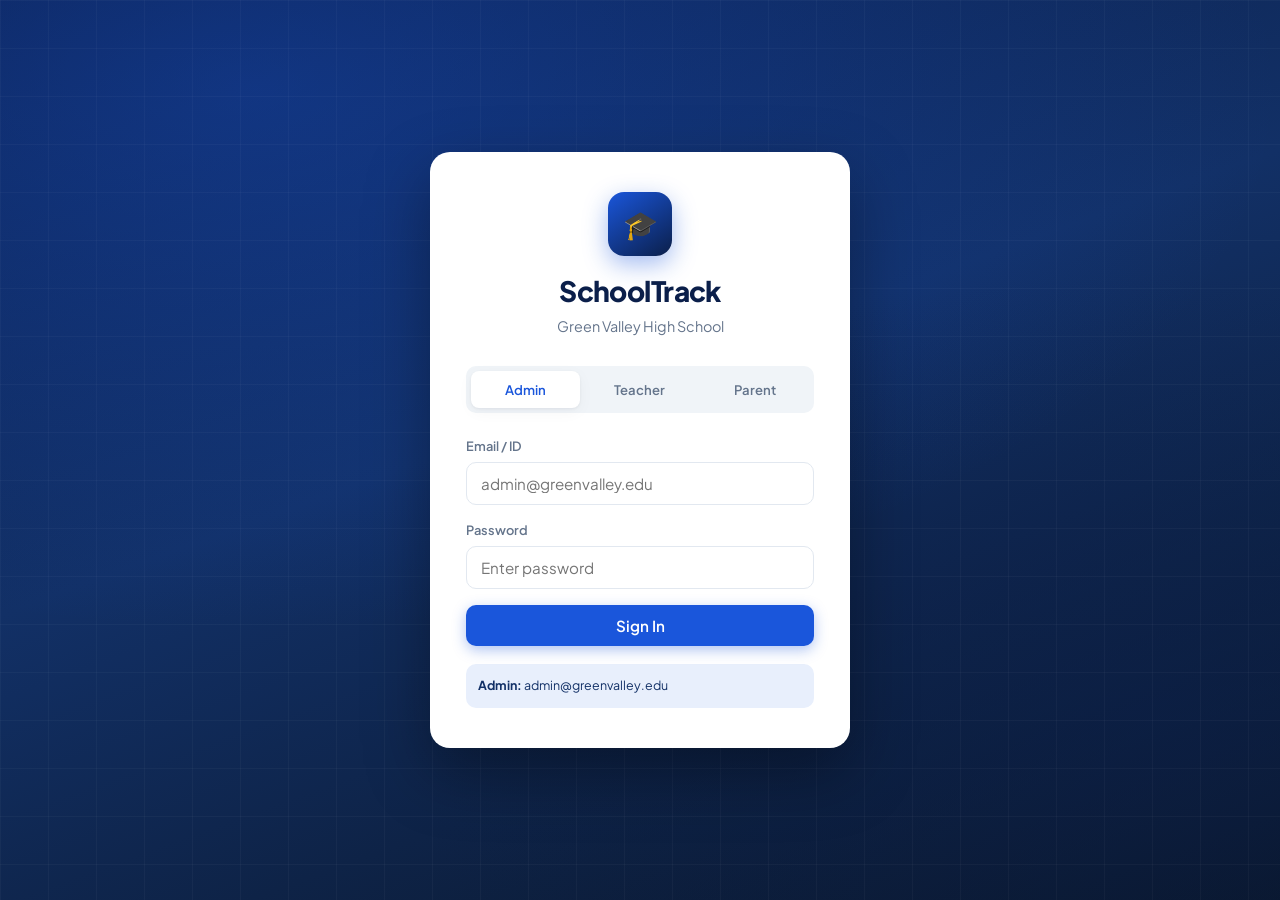
<file: index.html>
<!DOCTYPE html>
<html lang="en">
<head>
  <meta charset="UTF-8" />
  <meta name="viewport" content="width=device-width, initial-scale=1.0" />
  <title>SchoolTrack — Login</title>
  <link rel="stylesheet" href="css/style.css" />
</head>
<body>
  <div class="login-page">
    <div class="login-card">
      <div class="login-brand">
        <div class="login-logo">🎓</div>
        <h1>SchoolTrack</h1>
        <p>Green Valley High School</p>
      </div>

      <div class="login-tabs" role="tablist">
        <button type="button" class="login-tab active" data-role="admin">Admin</button>
        <button type="button" class="login-tab" data-role="teacher">Teacher</button>
        <button type="button" class="login-tab" data-role="parent">Parent</button>
      </div>

      <form id="loginForm">
        <div class="form-group">
          <label for="email">Email / ID</label>
          <input type="text" id="email" placeholder="admin@greenvalley.edu" required autocomplete="username" />
        </div>
        <div class="form-group">
          <label for="password">Password</label>
          <input type="password" id="password" placeholder="Enter password" required autocomplete="current-password" />
        </div>
        <p id="loginError" style="display:none;color:#dc2626;font-size:0.82rem;margin:-6px 0 12px;font-weight:600"></p>
        <button type="submit" class="btn btn-primary btn-block">Sign In</button>
      </form>

      <div class="login-hint" id="loginHint">
        <strong>Admin:</strong> admin@greenvalley.edu
      </div>
    </div>
  </div>

  <script src="js/data.js"></script>
  <script>
    let role = 'admin';
    const hints = {
      admin: '<strong>Admin:</strong> admin@greenvalley.edu',
      teacher: '<strong>Teacher example:</strong> sunita.rao@greenvalley.edu<br />Or: vikram.desai@greenvalley.edu',
      parent: '<strong>Parent example:</strong> rajesh.sharma@email.com<br />Or: meera.patel@email.com',
    };

    document.querySelectorAll('.login-tab').forEach(tab => {
      tab.addEventListener('click', () => {
        document.querySelectorAll('.login-tab').forEach(t => t.classList.remove('active'));
        tab.classList.add('active');
        role = tab.dataset.role;
        document.getElementById('loginHint').innerHTML = hints[role];
        document.getElementById('loginError').style.display = 'none';
        const email = document.getElementById('email');
        if (role === 'admin') email.placeholder = 'admin@greenvalley.edu';
        else if (role === 'teacher') email.placeholder = 'sunita.rao@greenvalley.edu';
        else email.placeholder = 'rajesh.sharma@email.com';
      });
    });

    function showError(msg) {
      const el = document.getElementById('loginError');
      el.textContent = msg;
      el.style.display = 'block';
    }

    document.getElementById('loginForm').addEventListener('submit', (e) => {
      e.preventDefault();
      const email = document.getElementById('email').value.trim();
      const password = document.getElementById('password').value;
      if (!password) {
        showError('Please enter a password.');
        return;
      }

      sessionStorage.clear();
      sessionStorage.setItem('st_role', role);

      if (role === 'admin') {
        const ok = ['admin@greenvalley.edu', 'admin', 'office@greenvalley.edu']
          .includes(email.toLowerCase());
        if (!ok) {
          showError('Admin ID not found. Use admin@greenvalley.edu');
          return;
        }
        sessionStorage.setItem('st_user', email);
        window.location.href = 'admin.html';
        return;
      }

      if (role === 'teacher') {
        const teacher = findTeacherByEmail(email);
        if (!teacher) {
          showError('Teacher not found. Try sunita.rao@greenvalley.edu');
          return;
        }
        sessionStorage.setItem('st_teacher_id', teacher.id);
        sessionStorage.setItem('st_user', teacher.email);
        window.location.href = 'teacher.html';
        return;
      }

      if (role === 'parent') {
        const student = findStudentByEmail(email);
        if (!student) {
          showError('Parent email not found. Try rajesh.sharma@email.com');
          return;
        }
        sessionStorage.setItem('st_student_id', student.id);
        sessionStorage.setItem('st_user', student.email);
        window.location.href = 'parent.html';
      }
    });
  </script>
</body>
</html>
</file>
<file: css/style.css>
/* SchoolTrack — Design System */
@import url('https://fonts.googleapis.com/css2?family=Plus+Jakarta+Sans:wght@400;500;600;700;800&display=swap');

:root {
  --navy: #0b1f4a;
  --navy-mid: #123066;
  --primary: #1a56db;
  --primary-light: #e8effc;
  --success: #16a34a;
  --success-bg: #dcfce7;
  --danger: #dc2626;
  --danger-bg: #fee2e2;
  --warning: #d97706;
  --warning-bg: #fef3c7;
  --info: #0284c7;
  --bg: #f0f4f8;
  --surface: #ffffff;
  --text: #0f172a;
  --text-muted: #64748b;
  --border: #e2e8f0;
  --shadow: 0 1px 3px rgba(15, 23, 42, 0.06), 0 4px 16px rgba(15, 23, 42, 0.04);
  --shadow-md: 0 4px 20px rgba(15, 23, 42, 0.08);
  --radius: 12px;
  --sidebar-w: 260px;
  --font: 'Plus Jakarta Sans', system-ui, sans-serif;
}

*, *::before, *::after { box-sizing: border-box; margin: 0; padding: 0; }

html { scroll-behavior: smooth; }

body {
  font-family: var(--font);
  background: var(--bg);
  color: var(--text);
  line-height: 1.5;
  min-height: 100vh;
}

a { color: inherit; text-decoration: none; }
button, input, select, textarea { font-family: inherit; }
img { max-width: 100%; display: block; }
ul { list-style: none; }

/* ========== LOGIN ========== */
.login-page {
  min-height: 100vh;
  display: grid;
  place-items: center;
  background:
    radial-gradient(ellipse 80% 60% at 20% 10%, rgba(26, 86, 219, 0.35), transparent),
    radial-gradient(ellipse 60% 50% at 90% 80%, rgba(11, 31, 74, 0.5), transparent),
    linear-gradient(160deg, #0b1f4a 0%, #123066 45%, #0a1628 100%);
  padding: 24px;
  position: relative;
  overflow: hidden;
}

.login-page::before {
  content: '';
  position: absolute;
  inset: 0;
  background-image:
    linear-gradient(rgba(255,255,255,0.03) 1px, transparent 1px),
    linear-gradient(90deg, rgba(255,255,255,0.03) 1px, transparent 1px);
  background-size: 48px 48px;
  pointer-events: none;
}

.login-card {
  width: min(420px, 100%);
  background: var(--surface);
  border-radius: 20px;
  padding: 40px 36px;
  box-shadow: 0 24px 64px rgba(0, 0, 0, 0.35);
  position: relative;
  z-index: 1;
  animation: fadeUp 0.5s ease;
}

@keyframes fadeUp {
  from { opacity: 0; transform: translateY(16px); }
  to { opacity: 1; transform: translateY(0); }
}

.login-brand {
  text-align: center;
  margin-bottom: 28px;
}

.login-logo {
  width: 64px;
  height: 64px;
  margin: 0 auto 14px;
  background: linear-gradient(145deg, var(--primary), var(--navy));
  border-radius: 16px;
  display: grid;
  place-items: center;
  color: #fff;
  font-size: 28px;
  box-shadow: 0 8px 24px rgba(26, 86, 219, 0.4);
}

.login-brand h1 {
  font-size: 1.75rem;
  font-weight: 800;
  color: var(--navy);
  letter-spacing: -0.02em;
}

.login-brand p {
  color: var(--text-muted);
  font-size: 0.9rem;
  margin-top: 4px;
}

.login-tabs {
  display: grid;
  grid-template-columns: 1fr 1fr 1fr;
  gap: 6px;
  background: var(--bg);
  padding: 5px;
  border-radius: 10px;
  margin-bottom: 24px;
}

.login-tab {
  border: none;
  background: transparent;
  padding: 10px 8px;
  border-radius: 8px;
  font-weight: 600;
  font-size: 0.82rem;
  color: var(--text-muted);
  cursor: pointer;
  transition: 0.2s;
}

.login-tab.active {
  background: var(--surface);
  color: var(--primary);
  box-shadow: var(--shadow);
}

.form-group { margin-bottom: 16px; }

.form-group label {
  display: block;
  font-size: 0.8rem;
  font-weight: 600;
  color: var(--text-muted);
  margin-bottom: 6px;
}

.form-group input,
.form-group select,
.form-control {
  width: 100%;
  padding: 11px 14px;
  border: 1.5px solid var(--border);
  border-radius: 10px;
  font-size: 0.95rem;
  background: #fff;
  color: var(--text);
  transition: border-color 0.2s, box-shadow 0.2s;
}

.form-group input:focus,
.form-group select:focus,
.form-control:focus {
  outline: none;
  border-color: var(--primary);
  box-shadow: 0 0 0 3px rgba(26, 86, 219, 0.15);
}

.btn {
  display: inline-flex;
  align-items: center;
  justify-content: center;
  gap: 8px;
  padding: 11px 20px;
  border: none;
  border-radius: 10px;
  font-weight: 600;
  font-size: 0.95rem;
  cursor: pointer;
  transition: transform 0.15s, box-shadow 0.2s, background 0.2s;
}

.btn:active { transform: scale(0.98); }

.btn-primary {
  background: var(--primary);
  color: #fff;
  box-shadow: 0 4px 14px rgba(26, 86, 219, 0.35);
}

.btn-primary:hover { background: #1648c0; }

.btn-success { background: var(--success); color: #fff; }
.btn-outline {
  background: transparent;
  border: 1.5px solid var(--border);
  color: var(--text);
}
.btn-outline:hover { border-color: var(--primary); color: var(--primary); }
.btn-sm { padding: 7px 12px; font-size: 0.82rem; }
.btn-block { width: 100%; }

.login-hint {
  margin-top: 18px;
  padding: 12px;
  background: var(--primary-light);
  border-radius: 10px;
  font-size: 0.78rem;
  color: var(--navy-mid);
  line-height: 1.55;
}

/* ========== ADMIN LAYOUT ========== */
.app-shell {
  display: flex;
  min-height: 100vh;
}

.sidebar {
  width: var(--sidebar-w);
  background: linear-gradient(180deg, var(--navy) 0%, #081633 100%);
  color: #cbd5e1;
  display: flex;
  flex-direction: column;
  position: fixed;
  inset: 0 auto 0 0;
  z-index: 100;
  transition: transform 0.3s ease;
}

.sidebar-brand {
  padding: 24px 22px;
  display: flex;
  align-items: center;
  gap: 12px;
  border-bottom: 1px solid rgba(255,255,255,0.08);
}

.sidebar-brand .logo-mark {
  width: 40px;
  height: 40px;
  background: var(--primary);
  border-radius: 10px;
  display: grid;
  place-items: center;
  color: #fff;
  font-size: 18px;
  flex-shrink: 0;
}

.sidebar-brand .brand-text strong {
  display: block;
  color: #fff;
  font-size: 1.05rem;
  font-weight: 700;
}

.sidebar-brand .brand-text span {
  font-size: 0.72rem;
  color: #94a3b8;
}

.sidebar-nav {
  flex: 1;
  padding: 16px 12px;
  overflow-y: auto;
}

.nav-item {
  display: flex;
  align-items: center;
  gap: 12px;
  padding: 11px 14px;
  border-radius: 10px;
  color: #94a3b8;
  font-weight: 500;
  font-size: 0.9rem;
  cursor: pointer;
  border: none;
  background: transparent;
  width: 100%;
  text-align: left;
  transition: 0.2s;
  margin-bottom: 2px;
}

.nav-item svg {
  width: 20px;
  height: 20px;
  flex-shrink: 0;
  opacity: 0.75;
}

.nav-item:hover {
  background: rgba(255,255,255,0.06);
  color: #e2e8f0;
}

.nav-item.active {
  background: var(--primary);
  color: #fff;
  box-shadow: 0 4px 12px rgba(26, 86, 219, 0.4);
}

.nav-item.active svg { opacity: 1; }

.sidebar-footer {
  padding: 16px;
  border-top: 1px solid rgba(255,255,255,0.08);
}

.main-wrap {
  flex: 1;
  margin-left: var(--sidebar-w);
  min-width: 0;
}

.topbar {
  background: var(--surface);
  border-bottom: 1px solid var(--border);
  padding: 14px 28px;
  display: flex;
  align-items: center;
  justify-content: space-between;
  position: sticky;
  top: 0;
  z-index: 50;
}

.topbar-left {
  display: flex;
  align-items: center;
  gap: 14px;
}

.menu-toggle {
  display: none;
  border: none;
  background: var(--bg);
  width: 40px;
  height: 40px;
  border-radius: 10px;
  cursor: pointer;
  font-size: 1.2rem;
}

.school-name {
  font-weight: 700;
  font-size: 1.05rem;
  color: var(--navy);
}

.school-name small {
  display: block;
  font-weight: 500;
  font-size: 0.75rem;
  color: var(--text-muted);
}

.topbar-right {
  display: flex;
  align-items: center;
  gap: 16px;
}

.search-box {
  display: flex;
  align-items: center;
  gap: 8px;
  background: var(--bg);
  padding: 8px 14px;
  border-radius: 10px;
  border: 1px solid transparent;
}

.search-box:focus-within {
  border-color: var(--primary);
  background: #fff;
}

.search-box input {
  border: none;
  background: transparent;
  outline: none;
  font-size: 0.88rem;
  width: 180px;
}

.user-chip {
  display: flex;
  align-items: center;
  gap: 10px;
  cursor: pointer;
}

.avatar {
  width: 38px;
  height: 38px;
  border-radius: 50%;
  background: linear-gradient(145deg, var(--primary), var(--navy));
  color: #fff;
  display: grid;
  place-items: center;
  font-weight: 700;
  font-size: 0.85rem;
}

.user-chip .meta { line-height: 1.25; }
.user-chip .meta strong { font-size: 0.85rem; display: block; }
.user-chip .meta span { font-size: 0.72rem; color: var(--text-muted); }

.content {
  padding: 24px 28px 40px;
}

.page-header {
  display: flex;
  align-items: flex-start;
  justify-content: space-between;
  gap: 16px;
  margin-bottom: 22px;
  flex-wrap: wrap;
}

.page-header h1 {
  font-size: 1.45rem;
  font-weight: 800;
  color: var(--navy);
  letter-spacing: -0.02em;
}

.page-header p {
  color: var(--text-muted);
  font-size: 0.9rem;
  margin-top: 2px;
}

.view { display: none; animation: fadeView 0.3s ease; }
.view.active { display: block; }

@keyframes fadeView {
  from { opacity: 0; transform: translateY(6px); }
  to { opacity: 1; transform: translateY(0); }
}

/* Stats */
.stats-grid {
  display: grid;
  grid-template-columns: repeat(4, 1fr);
  gap: 16px;
  margin-bottom: 20px;
}

.stat-card {
  background: var(--surface);
  border-radius: var(--radius);
  padding: 20px;
  box-shadow: var(--shadow);
  display: flex;
  align-items: flex-start;
  justify-content: space-between;
  transition: transform 0.2s, box-shadow 0.2s;
}

.stat-card:hover {
  transform: translateY(-2px);
  box-shadow: var(--shadow-md);
}

.stat-card .label {
  font-size: 0.8rem;
  color: var(--text-muted);
  font-weight: 500;
}

.stat-card .value {
  font-size: 1.65rem;
  font-weight: 800;
  color: var(--navy);
  margin-top: 4px;
  letter-spacing: -0.02em;
}

.stat-card .sub {
  font-size: 0.75rem;
  margin-top: 4px;
  font-weight: 600;
}

.stat-card .sub.up { color: var(--success); }
.stat-card .sub.down { color: var(--danger); }
.stat-card .sub.muted { color: var(--text-muted); }

.stat-icon {
  width: 44px;
  height: 44px;
  border-radius: 12px;
  display: grid;
  place-items: center;
  font-size: 1.2rem;
}

.stat-icon.blue { background: var(--primary-light); }
.stat-icon.green { background: var(--success-bg); }
.stat-icon.orange { background: var(--warning-bg); }
.stat-icon.red { background: var(--danger-bg); }

/* Panels / Cards */
.panel {
  background: var(--surface);
  border-radius: var(--radius);
  box-shadow: var(--shadow);
  padding: 20px;
}

.panel-title {
  font-size: 0.95rem;
  font-weight: 700;
  color: var(--navy);
  margin-bottom: 16px;
  display: flex;
  align-items: center;
  justify-content: space-between;
}

.grid-2 {
  display: grid;
  grid-template-columns: 1fr 1.4fr;
  gap: 16px;
  margin-bottom: 16px;
}

.grid-3 {
  display: grid;
  grid-template-columns: 1fr 1fr 1fr;
  gap: 16px;
  margin-bottom: 16px;
}

.chart-wrap {
  position: relative;
  height: 220px;
}

.chart-wrap.tall { height: 280px; }

.chart-center-label {
  position: absolute;
  top: 50%;
  left: 50%;
  transform: translate(-50%, -58%);
  text-align: center;
  pointer-events: none;
}

.chart-center-label strong {
  display: block;
  font-size: 1.6rem;
  font-weight: 800;
  color: var(--navy);
  line-height: 1.1;
}

.chart-center-label span {
  font-size: 0.75rem;
  color: var(--text-muted);
}

.legend {
  display: flex;
  flex-wrap: wrap;
  gap: 14px;
  margin-top: 12px;
  justify-content: center;
}

.legend-item {
  display: flex;
  align-items: center;
  gap: 6px;
  font-size: 0.78rem;
  color: var(--text-muted);
}

.legend-dot {
  width: 8px;
  height: 8px;
  border-radius: 50%;
}

.fee-figures {
  display: flex;
  justify-content: space-around;
  margin-top: 12px;
  text-align: center;
}

.fee-figures div strong {
  display: block;
  font-size: 0.95rem;
  color: var(--navy);
}

.fee-figures div span {
  font-size: 0.72rem;
  color: var(--text-muted);
}

/* Lists */
.notice-list li,
.activity-list li {
  padding: 12px 0;
  border-bottom: 1px solid var(--border);
  display: flex;
  gap: 12px;
  align-items: flex-start;
}

.notice-list li:last-child,
.activity-list li:last-child { border-bottom: none; }

.notice-icon {
  width: 36px;
  height: 36px;
  border-radius: 10px;
  background: var(--primary-light);
  display: grid;
  place-items: center;
  flex-shrink: 0;
  font-size: 0.95rem;
}

.notice-list .title { font-weight: 600; font-size: 0.88rem; }
.notice-list .meta,
.activity-list .meta {
  font-size: 0.75rem;
  color: var(--text-muted);
  margin-top: 2px;
}

.activity-dot {
  width: 8px;
  height: 8px;
  border-radius: 50%;
  margin-top: 6px;
  flex-shrink: 0;
  background: var(--primary);
}

.activity-list .text { font-size: 0.85rem; }

/* Bus map */
.bus-map {
  height: 180px;
  border-radius: 10px;
  background:
    linear-gradient(135deg, #dbeafe 0%, #e0f2fe 40%, #f0fdf4 100%);
  position: relative;
  overflow: hidden;
  border: 1px solid var(--border);
}

.bus-map::before {
  content: '';
  position: absolute;
  inset: 0;
  background-image:
    linear-gradient(rgba(26,86,219,0.08) 1px, transparent 1px),
    linear-gradient(90deg, rgba(26,86,219,0.08) 1px, transparent 1px);
  background-size: 28px 28px;
}

.bus-route {
  position: absolute;
  top: 55%;
  left: 8%;
  right: 8%;
  height: 4px;
  background: var(--primary);
  border-radius: 4px;
  opacity: 0.5;
}

.bus-pin {
  position: absolute;
  top: 42%;
  left: 58%;
  transform: translate(-50%, -50%);
  width: 36px;
  height: 36px;
  background: var(--primary);
  color: #fff;
  border-radius: 50%;
  display: grid;
  place-items: center;
  font-size: 16px;
  box-shadow: 0 4px 12px rgba(26, 86, 219, 0.45);
  animation: pulseBus 2s ease infinite;
  z-index: 2;
}

@keyframes pulseBus {
  0%, 100% { box-shadow: 0 0 0 0 rgba(26, 86, 219, 0.45); }
  50% { box-shadow: 0 0 0 10px rgba(26, 86, 219, 0); }
}

.bus-info {
  margin-top: 12px;
  display: flex;
  justify-content: space-between;
  align-items: center;
  font-size: 0.85rem;
}

.bus-info strong { color: var(--navy); }
.tag {
  display: inline-flex;
  align-items: center;
  padding: 3px 10px;
  border-radius: 999px;
  font-size: 0.72rem;
  font-weight: 600;
}

.tag-green { background: var(--success-bg); color: var(--success); }
.tag-red { background: var(--danger-bg); color: var(--danger); }
.tag-yellow { background: var(--warning-bg); color: var(--warning); }
.tag-blue { background: var(--primary-light); color: var(--primary); }
.tag-gray { background: #f1f5f9; color: var(--text-muted); }

/* Tables */
.table-wrap { overflow-x: auto; }

table {
  width: 100%;
  border-collapse: collapse;
  font-size: 0.88rem;
}

thead th {
  text-align: left;
  padding: 12px 14px;
  background: #f8fafc;
  color: var(--text-muted);
  font-weight: 600;
  font-size: 0.75rem;
  text-transform: uppercase;
  letter-spacing: 0.04em;
  border-bottom: 1px solid var(--border);
}

tbody td {
  padding: 13px 14px;
  border-bottom: 1px solid var(--border);
  vertical-align: middle;
}

tbody tr:hover { background: #f8fafc; }
tbody tr:last-child td { border-bottom: none; }

.student-cell {
  display: flex;
  align-items: center;
  gap: 10px;
}

.student-cell .avatar { width: 34px; height: 34px; font-size: 0.75rem; }

.toolbar {
  display: flex;
  gap: 10px;
  flex-wrap: wrap;
  margin-bottom: 16px;
  align-items: center;
}

.toolbar .form-control { width: auto; min-width: 140px; padding: 9px 12px; }
.toolbar .spacer { flex: 1; }

/* Progress bars */
.progress {
  height: 8px;
  background: #e2e8f0;
  border-radius: 999px;
  overflow: hidden;
}

.progress-bar {
  height: 100%;
  border-radius: 999px;
  background: var(--primary);
  transition: width 0.6s ease;
}

.progress-bar.green { background: var(--success); }
.progress-bar.orange { background: var(--warning); }

.marks-row {
  display: flex;
  align-items: center;
  gap: 12px;
  padding: 10px 0;
  border-bottom: 1px solid var(--border);
}

.marks-row:last-child { border-bottom: none; }
.marks-row .subject { width: 100px; font-weight: 600; font-size: 0.88rem; }
.marks-row .bar-wrap { flex: 1; }
.marks-row .score { width: 56px; text-align: right; font-weight: 700; font-size: 0.88rem; }

/* Attendance calendar */
.cal-grid {
  display: grid;
  grid-template-columns: repeat(7, 1fr);
  gap: 6px;
}

.cal-head {
  text-align: center;
  font-size: 0.72rem;
  font-weight: 700;
  color: var(--text-muted);
  padding: 6px;
}

.cal-day {
  aspect-ratio: 1;
  border-radius: 10px;
  display: flex;
  flex-direction: column;
  align-items: center;
  justify-content: center;
  font-size: 0.8rem;
  font-weight: 600;
  background: #f8fafc;
  border: 1px solid transparent;
  position: relative;
}

.cal-day.empty { background: transparent; }
.cal-day.present { background: var(--success-bg); color: var(--success); border-color: #bbf7d0; }
.cal-day.absent { background: var(--danger-bg); color: var(--danger); border-color: #fecaca; }
.cal-day.holiday { background: #f1f5f9; color: var(--text-muted); }
.cal-day.today { outline: 2px solid var(--primary); }

/* Parent / Teacher mobile-style portals */
.portal-body {
  min-height: 100vh;
  background: var(--bg);
  padding-bottom: 80px;
}

.portal-header {
  background: linear-gradient(135deg, var(--navy) 0%, var(--primary) 100%);
  color: #fff;
  padding: 28px 22px 36px;
  position: relative;
  overflow: hidden;
}

.portal-header::after {
  content: '';
  position: absolute;
  width: 200px;
  height: 200px;
  border-radius: 50%;
  background: rgba(255,255,255,0.08);
  top: -60px;
  right: -40px;
}

.portal-header .row {
  display: flex;
  justify-content: space-between;
  align-items: flex-start;
  position: relative;
  z-index: 1;
}

.portal-header h1 {
  font-size: 1.35rem;
  font-weight: 800;
}

.portal-header p { opacity: 0.85; font-size: 0.88rem; margin-top: 4px; }

.portal-container {
  max-width: 480px;
  margin: 0 auto;
  padding: 0 16px;
}

.profile-card {
  background: var(--surface);
  border-radius: var(--radius);
  box-shadow: var(--shadow-md);
  padding: 18px;
  margin-top: -24px;
  position: relative;
  z-index: 2;
  display: flex;
  gap: 14px;
  align-items: center;
}

.profile-card .avatar { width: 56px; height: 56px; font-size: 1.1rem; }

.quick-grid {
  display: grid;
  grid-template-columns: 1fr 1fr;
  gap: 12px;
  margin: 18px 0;
}

.quick-card {
  background: var(--surface);
  border-radius: var(--radius);
  padding: 18px 16px;
  box-shadow: var(--shadow);
  cursor: pointer;
  transition: transform 0.2s, box-shadow 0.2s;
  border: none;
  text-align: left;
  width: 100%;
  color: inherit;
}

.quick-card:hover {
  transform: translateY(-2px);
  box-shadow: var(--shadow-md);
}

.quick-card .q-icon {
  width: 40px;
  height: 40px;
  border-radius: 10px;
  display: grid;
  place-items: center;
  font-size: 1.1rem;
  margin-bottom: 12px;
}

.quick-card strong {
  display: block;
  font-size: 0.9rem;
  color: var(--navy);
}

.quick-card span {
  font-size: 0.78rem;
  color: var(--text-muted);
  margin-top: 2px;
  display: block;
}

.bottom-nav {
  position: fixed;
  bottom: 0;
  left: 0;
  right: 0;
  background: var(--surface);
  border-top: 1px solid var(--border);
  display: flex;
  justify-content: space-around;
  padding: 8px 8px calc(8px + env(safe-area-inset-bottom));
  z-index: 100;
  max-width: 480px;
  margin: 0 auto;
  left: 50%;
  transform: translateX(-50%);
  width: 100%;
  box-shadow: 0 -4px 20px rgba(15, 23, 42, 0.06);
}

.bottom-nav button {
  border: none;
  background: transparent;
  display: flex;
  flex-direction: column;
  align-items: center;
  gap: 2px;
  font-size: 0.68rem;
  font-weight: 600;
  color: var(--text-muted);
  cursor: pointer;
  padding: 6px 10px;
  border-radius: 8px;
}

.bottom-nav button.active { color: var(--primary); }
.bottom-nav button span.icon { font-size: 1.2rem; }

.portal-section { display: none; padding: 18px 0; }
.portal-section.active { display: block; animation: fadeView 0.3s ease; }

.section-title {
  font-size: 1.15rem;
  font-weight: 800;
  color: var(--navy);
  margin-bottom: 14px;
}

.att-list-item {
  display: flex;
  justify-content: space-between;
  align-items: center;
  padding: 12px 0;
  border-bottom: 1px solid var(--border);
  font-size: 0.9rem;
}

.fee-total-box {
  background: linear-gradient(135deg, var(--navy), var(--primary));
  color: #fff;
  border-radius: var(--radius);
  padding: 24px;
  text-align: center;
  margin-bottom: 16px;
}

.fee-total-box .amount {
  font-size: 2rem;
  font-weight: 800;
  margin: 6px 0 14px;
}

.tabs {
  display: flex;
  gap: 6px;
  background: var(--bg);
  padding: 4px;
  border-radius: 10px;
  margin-bottom: 16px;
}

.tabs button {
  flex: 1;
  border: none;
  background: transparent;
  padding: 9px;
  border-radius: 8px;
  font-weight: 600;
  font-size: 0.85rem;
  color: var(--text-muted);
  cursor: pointer;
}

.tabs button.active {
  background: #fff;
  color: var(--primary);
  box-shadow: var(--shadow);
}

.check-row {
  display: flex;
  align-items: center;
  justify-content: space-between;
  padding: 12px 0;
  border-bottom: 1px solid var(--border);
}

.check-row .left {
  display: flex;
  align-items: center;
  gap: 10px;
}

.att-toggle {
  display: flex;
  gap: 6px;
}

.att-toggle button {
  border: 1.5px solid var(--border);
  background: #fff;
  padding: 5px 12px;
  border-radius: 8px;
  font-size: 0.75rem;
  font-weight: 600;
  cursor: pointer;
  color: var(--text-muted);
}

.att-toggle button.on-present {
  background: var(--success-bg);
  border-color: #86efac;
  color: var(--success);
}

.att-toggle button.on-absent {
  background: var(--danger-bg);
  border-color: #fca5a5;
  color: var(--danger);
}

.marks-input {
  width: 64px;
  padding: 7px 8px;
  border: 1.5px solid var(--border);
  border-radius: 8px;
  text-align: center;
  font-weight: 600;
}

.overlay {
  display: none;
  position: fixed;
  inset: 0;
  background: rgba(15, 23, 42, 0.4);
  z-index: 90;
}

.overlay.show { display: block; }

.sidebar-open .sidebar { transform: translateX(0); }

.empty-state {
  text-align: center;
  padding: 40px 20px;
  color: var(--text-muted);
}

.modal-backdrop {
  display: none;
  position: fixed;
  inset: 0;
  background: rgba(15, 23, 42, 0.45);
  z-index: 200;
  place-items: center;
  padding: 20px;
}

.modal-backdrop.show { display: grid; }

.modal {
  background: #fff;
  border-radius: 16px;
  padding: 24px;
  width: min(480px, 100%);
  max-height: 90vh;
  overflow-y: auto;
  animation: fadeUp 0.25s ease;
}

.modal h2 {
  font-size: 1.15rem;
  margin-bottom: 16px;
  color: var(--navy);
}

.modal-actions {
  display: flex;
  gap: 10px;
  justify-content: flex-end;
  margin-top: 20px;
}

.toast {
  position: fixed;
  bottom: 24px;
  right: 24px;
  background: var(--navy);
  color: #fff;
  padding: 12px 20px;
  border-radius: 10px;
  font-size: 0.88rem;
  font-weight: 500;
  box-shadow: var(--shadow-md);
  z-index: 300;
  transform: translateY(80px);
  opacity: 0;
  transition: 0.3s;
}

.toast.show {
  transform: translateY(0);
  opacity: 1;
}

.logout-btn {
  width: 100%;
  background: rgba(255,255,255,0.06);
  border: 1px solid rgba(255,255,255,0.1);
  color: #cbd5e1;
  padding: 10px;
  border-radius: 10px;
  cursor: pointer;
  font-weight: 600;
  font-size: 0.85rem;
}

.logout-btn:hover { background: rgba(255,255,255,0.1); color: #fff; }

/* Responsive */
@media (max-width: 1100px) {
  .stats-grid { grid-template-columns: repeat(2, 1fr); }
  .grid-2, .grid-3 { grid-template-columns: 1fr; }
}

@media (max-width: 800px) {
  .sidebar { transform: translateX(-100%); }
  .main-wrap { margin-left: 0; }
  .menu-toggle { display: grid; place-items: center; }
  .search-box { display: none; }
  .content { padding: 16px; }
  .user-chip .meta { display: none; }
  .app-shell.sidebar-open .sidebar { transform: translateX(0); }
}

@media (max-width: 480px) {
  .stats-grid { grid-template-columns: 1fr; }
  .login-card { padding: 28px 22px; }
}
</file>
